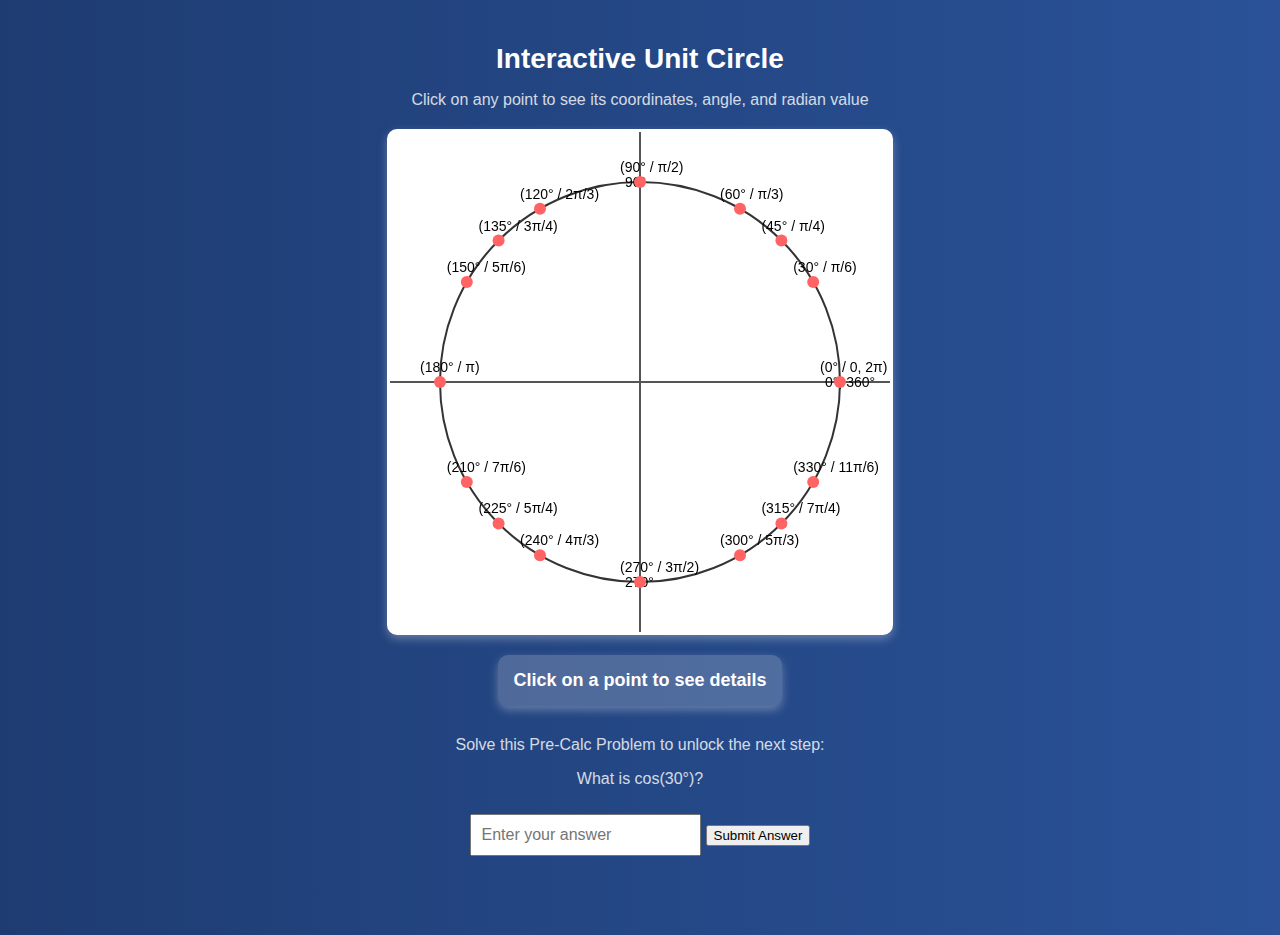
<file: Index.html>
<!DOCTYPE html>
<html lang="en">
<head>
    <meta charset="UTF-8">
    <meta name="viewport" content="width=device-width, initial-scale=1.0">
    <title>Interactive Unit Circle</title>
    <style>
        body {
            font-family: 'Poppins', sans-serif;
            text-align: center;
            background: linear-gradient(to right, #1e3c72, #2a5298);
            color: white;
            margin: 0;
            padding: 20px;
        }

        h2 {
            font-size: 28px;
            margin-bottom: 10px;
        }

        p {
            font-size: 16px;
            opacity: 0.8;
        }

        .canvas-container {
            display: flex;
            justify-content: center;
            align-items: center;
            margin-top: 20px;
        }

        canvas {
            border: 3px solid white;
            background-color: #ffffff;
            border-radius: 10px;
            box-shadow: 0px 4px 10px rgba(255, 255, 255, 0.3);
        }

        #infoBox {
            margin-top: 20px;
            padding: 15px;
            border-radius: 10px;
            display: inline-block;
            font-size: 18px;
            font-weight: bold;
            background: rgba(255, 255, 255, 0.2);
            box-shadow: 0px 4px 10px rgba(255, 255, 255, 0.3);
            transition: 0.3s ease-in-out;
        }

        #quizContainer, #algebraQuizContainer {
            margin-top: 30px;
            font-size: 18px;
        }

        input[type="number"] {
            padding: 10px;
            font-size: 16px;
            margin-top: 10px;
        }

        .hiddenButton {
            position: absolute;
            padding: 20px 30px;
            background-color: rgba(255, 255, 255, 0.2);  /* Slight background color */
            border: none;
            color: white;
            font-size: 20px;
            cursor: pointer;
            border-radius: 15px;
            opacity: 0.3;  /* Lower opacity */
            transition: opacity 0.5s ease, visibility 0.5s ease;
            visibility: hidden;
        }

        #linkContainer {
            display: none;
        }
    </style>
</head>
<body>
    <h2>Interactive Unit Circle</h2>
    <p>Click on any point to see its coordinates, angle, and radian value</p>
    
    <!-- Unit Circle Canvas -->
    <div class="canvas-container">
        <canvas id="unitCircleCanvas" width="500" height="500"></canvas>
    </div>

    <div id="infoBox">Click on a point to see details</div>

    <!-- Pre-Calc Math Problem Section -->
    <div id="quizContainer">
        <p>Solve this Pre-Calc Problem to unlock the next step:</p>
        <p id="question">What is cos(30°)?</p>
        <input type="number" id="userAnswer" placeholder="Enter your answer" />
        <button onclick="checkPreCalcAnswer()">Submit Answer</button>
        <p id="feedback"></p>
    </div>

    <!-- Algebra Problem Section -->
    <div id="algebraQuizContainer" style="display: none;">
        <p>Solve this Algebra Problem to unlock the website:</p>
        <p id="algebraQuestion">What is 2x + 5 = 15, solve for x?</p>
        <input type="number" id="algebraAnswer" placeholder="Enter your answer" />
        <button onclick="checkAlgebraAnswer()">Submit Answer</button>
        <p id="algebraFeedback"></p>
    </div>

    <!-- Hidden Button and Link to Website -->
    <button id="firstButton" class="hiddenButton">Press me (Step 1)</button>

    <div id="linkContainer">
        <nav class="mainNav">
            <ul>
                <li><a href="Asher.html">Asher by Jackson</a></li>
            </ul>
        </nav>
    </div>

    <script>
        // Unit Circle Drawing
        const canvas = document.getElementById("unitCircleCanvas");
        const ctx = canvas.getContext("2d");
        const centerX = canvas.width / 2;
        const centerY = canvas.height / 2;
        const radius = 200;
        const points = [];
        let selectedPoint = null;

        const angles = [0, 30, 45, 60, 90, 120, 135, 150, 180, 210, 225, 240, 270, 300, 315, 330];

        function drawCircle() {
            ctx.clearRect(0, 0, canvas.width, canvas.height);

            ctx.beginPath();
            ctx.arc(centerX, centerY, radius, 0, 2 * Math.PI);
            ctx.strokeStyle = "#333";
            ctx.lineWidth = 2;
            ctx.stroke();

            ctx.beginPath();
            ctx.moveTo(centerX, 0);
            ctx.lineTo(centerX, canvas.height);
            ctx.moveTo(0, centerY);
            ctx.lineTo(canvas.width, centerY);
            ctx.strokeStyle = "#555";
            ctx.stroke();

            const axisLabels = { 0: "0°, 360°", 90: "90°", 270: "270°" };
            for (let angle in axisLabels) {
                let radian = (angle * Math.PI) / 180;
                let x = centerX + radius * Math.cos(radian);
                let y = centerY - radius * Math.sin(radian);
                ctx.fillStyle = "black";
                ctx.font = "14px Arial";
                ctx.fillText(axisLabels[angle], x - 15, y + 5);
            }

            points.length = 0;

            angles.forEach(angle => {
                let radian = (angle * Math.PI) / 180;
                let x = centerX + radius * Math.cos(radian);
                let y = centerY - radius * Math.sin(radian);
                
                points.push({ x, y, angle, radian });

                ctx.beginPath();
                ctx.arc(x, y, 6, 0, 2 * Math.PI);
                ctx.fillStyle = selectedPoint && selectedPoint.angle === angle ? "#ffcc00" : "#ff6363";
                ctx.fill();

                let radianText = `(${angle}° / ${angleToRadian(angle)})`;
                ctx.fillStyle = "black";
                ctx.font = "14px Arial";
                ctx.fillText(radianText, x - 20, y - 10);
            });

            if (selectedPoint) {
                ctx.beginPath();
                ctx.moveTo(centerX, centerY);
                ctx.lineTo(selectedPoint.x, selectedPoint.y);
                ctx.strokeStyle = "#ffcc00";
                ctx.lineWidth = 2;
                ctx.stroke();
            }
        }

        function angleToRadian(angle) {
            const radiansMap = {
                0: "0, 2π", 30: "π/6", 45: "π/4", 60: "π/3", 90: "π/2",
                120: "2π/3", 135: "3π/4", 150: "5π/6", 180: "π",
                210: "7π/6", 225: "5π/4", 240: "4π/3", 270: "3π/2",
                300: "5π/3", 315: "7π/4", 330: "11π/6"
            };
            return radiansMap[angle] || "";
        }

        function displayInfo(x, y) {
            let point = points.find(p => Math.abs(p.x - x) < 10 && Math.abs(p.y - y) < 10);
            if (point) {
                selectedPoint = point;
                let cos = Math.cos(point.radian).toFixed(2);
                let sin = Math.sin(point.radian).toFixed(2);
                document.getElementById("infoBox").innerHTML = 
                    ` <b>Angle:</b> ${point.angle}° <br> 
                      <b>Radians:</b> ${angleToRadian(point.angle)} <br> 
                      <b>Cos:</b> ${cos} |  <b>Sin:</b> ${sin}`;
                drawCircle();
            }
        }

        canvas.addEventListener("click", function(event) {
            let rect = canvas.getBoundingClientRect();
            let x = event.clientX - rect.left;
            let y = event.clientY - rect.top;
            displayInfo(x, y);
        });

        drawCircle();

        // Pre-Calc Math Problem Section
        let correctAnswer = Math.cos(30 * Math.PI / 180).toFixed(2);  // Cosine of 30° in decimal format
        let isAnswerCorrect = false;

        function checkPreCalcAnswer() {
            const userAnswer = document.getElementById('userAnswer').value;
            const feedback = document.getElementById('feedback');

            if (userAnswer == correctAnswer) {
                feedback.innerHTML = 'Correct! Now, solve the algebra problem.';
                feedback.style.color = 'green';

                // Hide the pre-calc section and show algebra problem
                document.getElementById("quizContainer").style.display = "none";
                document.getElementById("algebraQuizContainer").style.display = "block";
            } else {
                feedback.innerHTML = 'Incorrect. Try again.';
                feedback.style.color = 'red';
            }
        }

        // Algebra Problem Section
        const correctAlgebraAnswer = 5;  // The correct answer for 2x + 5 = 15
        function checkAlgebraAnswer() {
            const algebraAnswer = document.getElementById('algebraAnswer').value;
            const algebraFeedback = document.getElementById('algebraFeedback');
            const linkContainer = document.getElementById('linkContainer');
            const firstButton = document.getElementById('firstButton');

            if (algebraAnswer == correctAlgebraAnswer) {
                algebraFeedback.innerHTML = 'Correct! You can now access the website.';
                algebraFeedback.style.color = 'green';

                // Reveal the first button after answering correctly
                firstButton.style.visibility = 'visible';
                firstButton.style.opacity = '0.7';  // Make the button slightly visible
                linkContainer.style.display = 'block';  // Show the link to the website
            } else {
                algebraFeedback.innerHTML = 'Incorrect. Try again.';
                algebraFeedback.style.color = 'red';
            }
        }
    </script>
</body>
</html>
</file>
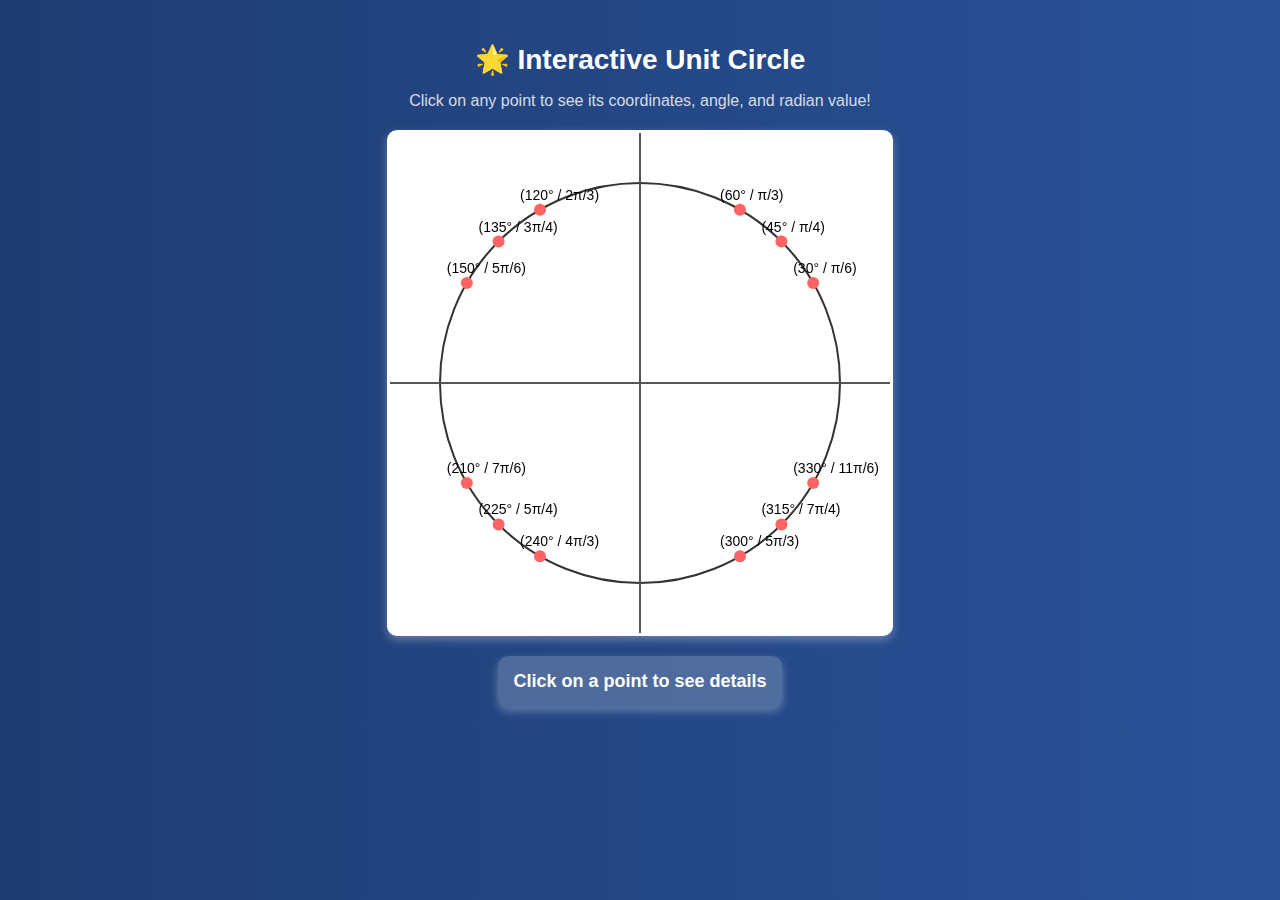
<file: main.html>
<!DOCTYPE html>
<html lang="en">
<head>
    <meta charset="UTF-8">
    <meta name="viewport" content="width=device-width, initial-scale=1.0">
    <title>Interactive Unit Circle</title>
    <style>
        /* General Styles */
        body {
            font-family: 'Poppins', sans-serif;
            text-align: center;
            background: linear-gradient(to right, #1e3c72, #2a5298);
            color: white;
            margin: 0;
            padding: 20px;
        }

        h2 {
            font-size: 28px;
            margin-bottom: 10px;
        }

        p {
            font-size: 16px;
            opacity: 0.8;
        }

        /* Canvas Styling */
        .canvas-container {
            display: flex;
            justify-content: center;
            align-items: center;
            margin-top: 20px;
        }

        canvas {
            border: 3px solid white;
            background-color: #ffffff;
            border-radius: 10px;
            box-shadow: 0px 4px 10px rgba(255, 255, 255, 0.3);
        }

        /* Info Box Styling */
        #infoBox {
            margin-top: 20px;
            padding: 15px;
            border-radius: 10px;
            display: inline-block;
            font-size: 18px;
            font-weight: bold;
            background: rgba(255, 255, 255, 0.2);
            box-shadow: 0px 4px 10px rgba(255, 255, 255, 0.3);
            transition: 0.3s ease-in-out;
        }

        /* Hover Effects */
        canvas:hover {
            box-shadow: 0px 6px 15px rgba(255, 255, 255, 0.5);
        }
    </style>
</head>
<body>

    <h2>🌟 Interactive Unit Circle</h2>
    <p>Click on any point to see its coordinates, angle, and radian value!</p>
    
    <div class="canvas-container">
        <canvas id="unitCircleCanvas" width="500" height="500"></canvas>
    </div>

    <div id="infoBox">Click on a point to see details</div>

    <script>
        const canvas = document.getElementById("unitCircleCanvas");
        const ctx = canvas.getContext("2d");
        const centerX = canvas.width / 2;
        const centerY = canvas.height / 2;
        const radius = 200;
        const points = [];

        // Major angles in degrees
        const angles = [30, 45, 60, 120, 135, 150, 210, 225, 240, 300, 315, 330];

        function drawCircle() {
            ctx.clearRect(0, 0, canvas.width, canvas.height);

            // Draw unit circle
            ctx.beginPath();
            ctx.arc(centerX, centerY, radius, 0, 2 * Math.PI);
            ctx.strokeStyle = "#333";
            ctx.lineWidth = 2;
            ctx.stroke();

            // Draw x and y axes
            ctx.beginPath();
            ctx.moveTo(centerX, 0);
            ctx.lineTo(centerX, canvas.height);
            ctx.moveTo(0, centerY);
            ctx.lineTo(canvas.width, centerY);
            ctx.strokeStyle = "#555";
            ctx.stroke();

            points.length = 0; // Clear previous points

            // Draw and label points
            angles.forEach(angle => {
                let radian = (angle * Math.PI) / 180;
                let x = centerX + radius * Math.cos(radian);
                let y = centerY - radius * Math.sin(radian);
                
                points.push({ x, y, angle, radian });

                // Draw point
                ctx.beginPath();
                ctx.arc(x, y, 6, 0, 2 * Math.PI);
                ctx.fillStyle = "#ff6363";
                ctx.fill();

                // Label angles
                let radianText = `(${angle}° / ${angleToRadian(angle)})`;
                ctx.fillStyle = "black";
                ctx.font = "14px Arial";
                ctx.fillText(radianText, x - 20, y - 10);
            });
        }

        function angleToRadian(angle) {
            const radiansMap = {
                30: "π/6", 45: "π/4", 60: "π/3",
                120: "2π/3", 135: "3π/4", 150: "5π/6",
                210: "7π/6", 225: "5π/4", 240: "4π/3",
                300: "5π/3", 315: "7π/4", 330: "11π/6"
            };
            return radiansMap[angle] || "";
        }

        function displayInfo(x, y) {
            let point = points.find(p => Math.abs(p.x - x) < 10 && Math.abs(p.y - y) < 10);
            if (point) {
                let cos = Math.cos(point.radian).toFixed(2);
                let sin = Math.sin(point.radian).toFixed(2);
                document.getElementById("infoBox").innerHTML = 
                    `🎯 <b>Angle:</b> ${point.angle}° <br> 
                     📏 <b>Radians:</b> ${angleToRadian(point.angle)} <br> 
                     🔵 <b>Cos:</b> ${cos} | 🔴 <b>Sin:</b> ${sin}`;
            }
        }

        canvas.addEventListener("click", function(event) {
            let rect = canvas.getBoundingClientRect();
            let x = event.clientX - rect.left;
            let y = event.clientY - rect.top;
            displayInfo(x, y);
        });

        drawCircle();
    </script>

</body>
</html>
</file>
